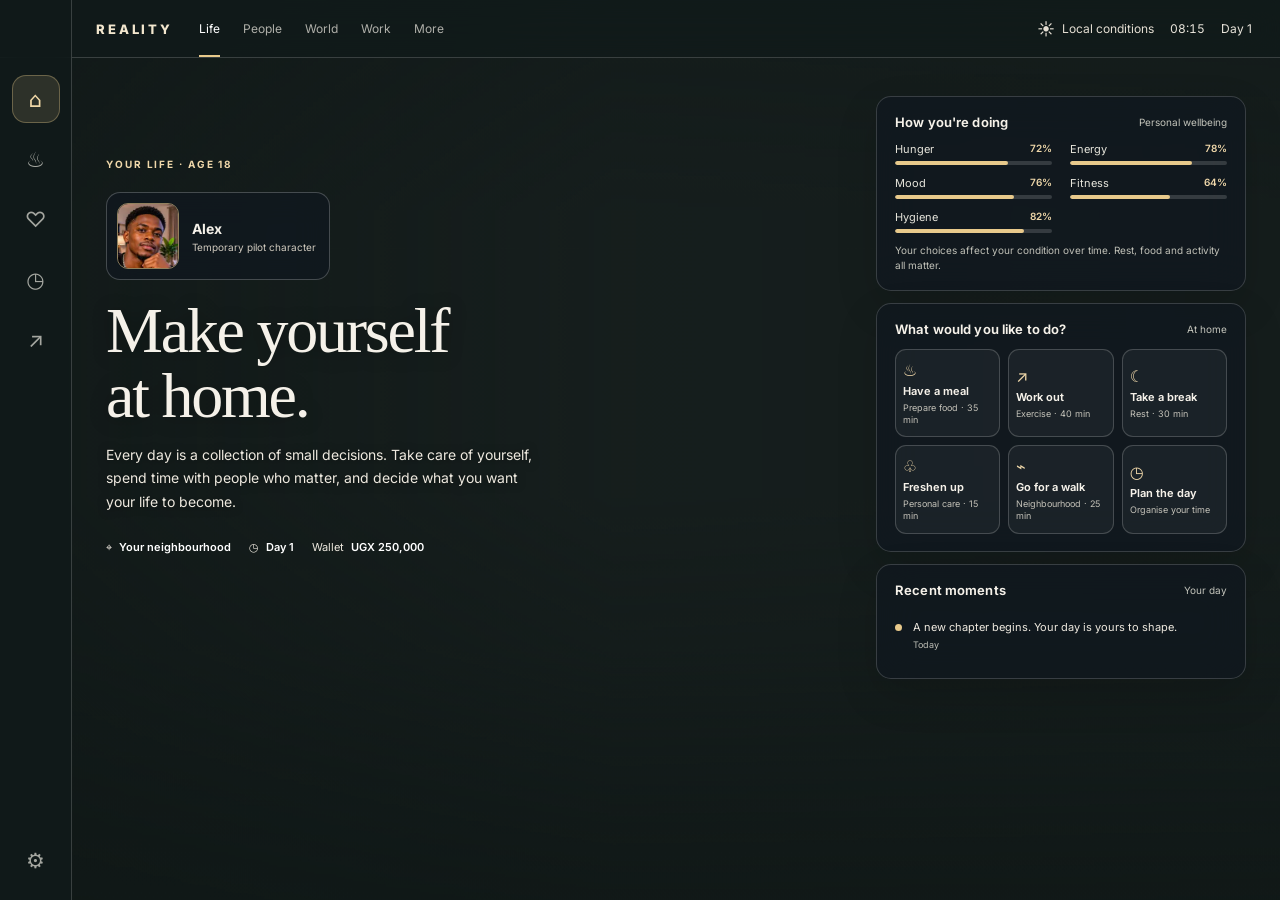
<file: index.html>
<!doctype html><html lang="en"><head><meta charset="utf-8"><meta name="viewport" content="width=device-width,initial-scale=1,viewport-fit=cover"><meta name="theme-color" content="#111a1b"><title>Reality — Adult Life Pilot</title><script>location.replace("home.html");</script></head><body><p>Opening Reality pilot… <a href="home.html">Enter the game</a></p></body></html>
</file>
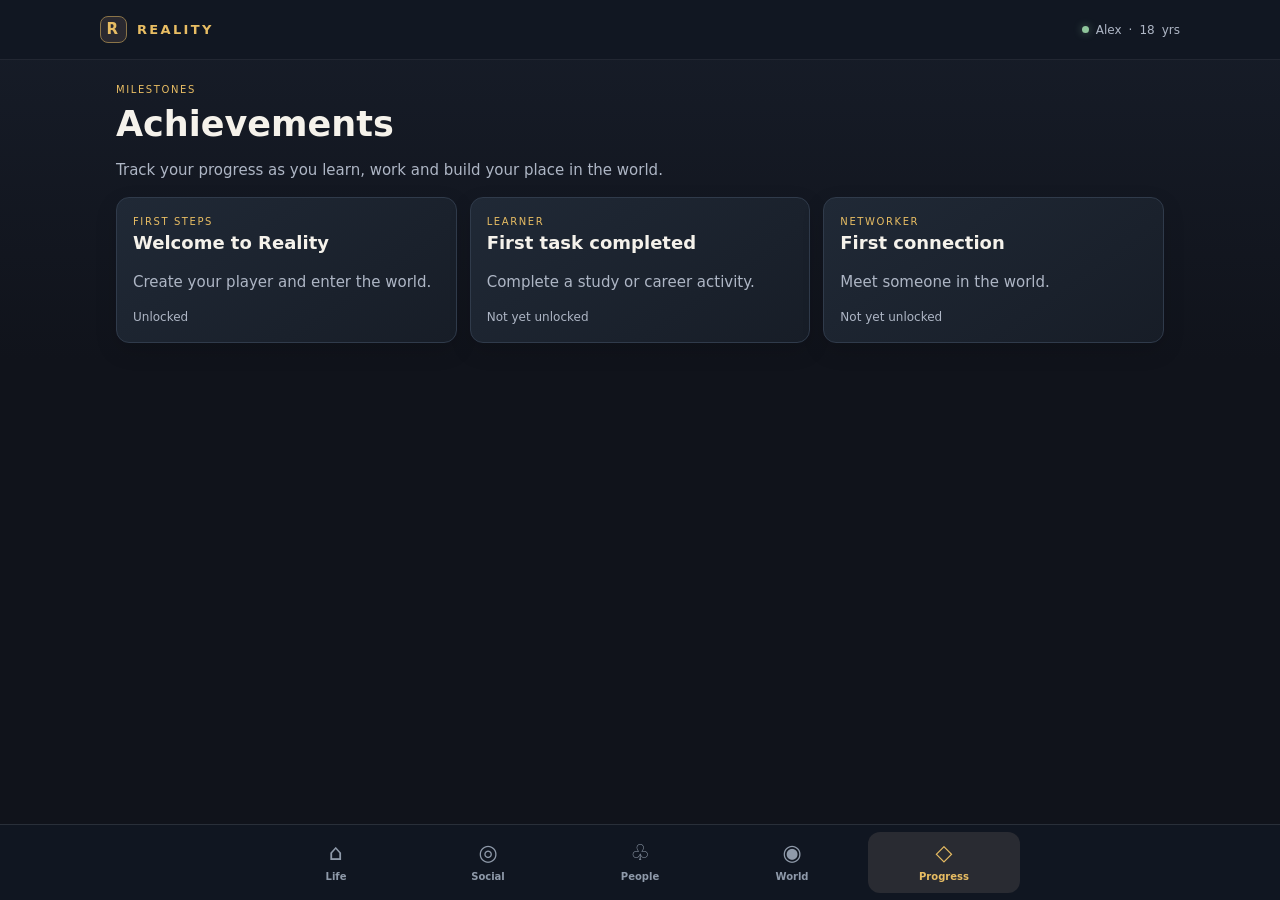
<file: achievements.html>
<!doctype html><html lang="en"><head><meta charset="utf-8"><meta name="viewport" content="width=device-width,initial-scale=1"><title>Achievements · Reality</title><link rel="stylesheet" href="assets/game.css"></head><body><div data-game-nav></div><main class="wrap"><div class="eyebrow">Milestones</div><h1>Achievements</h1><p>Track your progress as you learn, work and build your place in the world.</p>
<section class="grid">
<div class="card"><div class="eyebrow">FIRST STEPS</div><h2>Welcome to Reality</h2><p>Create your player and enter the world.</p><div id="a1" class="label">Status: checking…</div></div>
<div class="card"><div class="eyebrow">LEARNER</div><h2>First task completed</h2><p>Complete a study or career activity.</p><div id="a2" class="label">Status: checking…</div></div>
<div class="card"><div class="eyebrow">NETWORKER</div><h2>First connection</h2><p>Meet someone in the world.</p><div id="a3" class="label">Status: checking…</div></div>
</section>
</main><script src="assets/game.js"></script><script>
const p=JSON.parse(localStorage.getItem('realityPlayer')||'null'),t=JSON.parse(localStorage.getItem('realityTasks')||'[]'),c=JSON.parse(localStorage.getItem('realityConnections')||'[]');
document.getElementById('a1').textContent=p?'Unlocked':'Not yet unlocked';
document.getElementById('a2').textContent=t.length?'Unlocked':'Not yet unlocked';
document.getElementById('a3').textContent=c.length?'Unlocked':'Not yet unlocked';
</script></body></html>
</file>
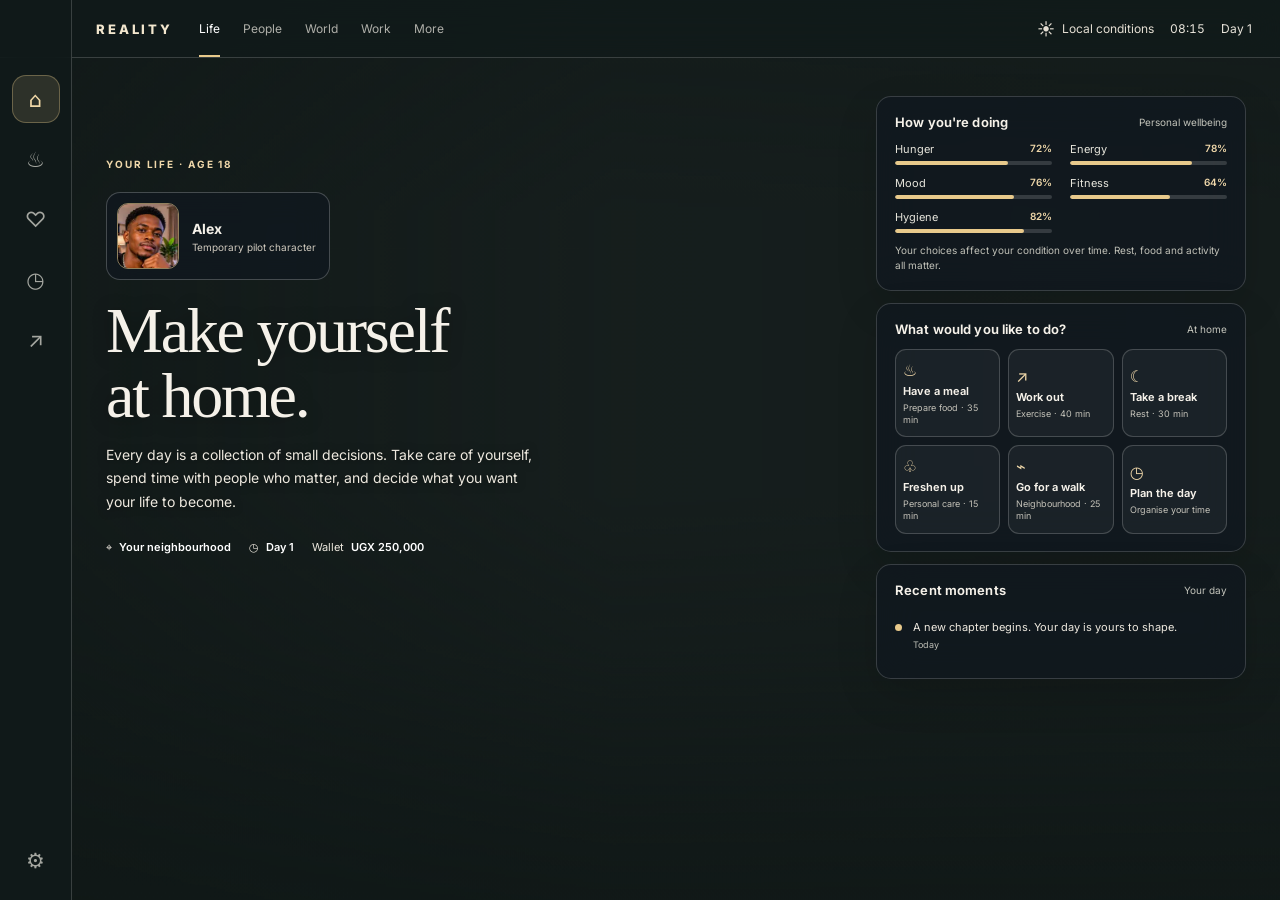
<file: home.html>
<!doctype html>
<html lang="en"><head>
<meta charset="utf-8"><meta name="viewport" content="width=device-width,initial-scale=1,viewport-fit=cover">
<meta name="theme-color" content="#111a1b"><title>Home · Reality</title>
<link rel="preconnect" href="https://images.unsplash.com"><link rel="preconnect" href="https://fonts.googleapis.com">
<link href="https://fonts.googleapis.com/css2?family=Inter:wght@400;500;600;700;800&display=swap" rel="stylesheet">
<link rel="stylesheet" href="assets/adult-life.css"></head><body>
<div class="life-scene" aria-hidden="true"></div>
<header class="topbar"><a class="brand" href="home.html">REALITY</a><nav class="toplinks" aria-label="Main sections"><a class="active" href="home.html">Life</a><a href="social.html">People</a><a href="news.html">World</a><a href="school.html">Work</a><a href="achievements.html" data-placeholder="More">More</a></nav><div class="topright"><span class="weather"><i>☀</i> Local conditions</span><span class="clock" id="clock">08:15</span><span id="day">Day 1</span></div></header>
<nav class="rail" aria-label="Life navigation">
<a class="active" href="home.html" aria-label="Home"><span>⌂</span><small>Home</small></a>
<a href="#" data-placeholder="Meals & nutrition"><span>♨</span><small>Meals & nutrition</small></a>
<a href="#" data-placeholder="Health & fitness"><span>♡</span><small>Health & fitness</small></a>
<a href="#" data-placeholder="Daily schedule"><span>◷</span><small>Daily schedule</small></a>
<a href="#" data-placeholder="Transport"><span>↗</span><small>Transport</small></a>
<div class="spacer"></div><a href="#" data-placeholder="Personal settings"><span>⚙</span><small>Settings</small></a></nav>
<main class="content">
<section class="scene-heading"><div class="eyebrow">Your life · Age <span data-age>18</span></div><div class="pilot-profile"><img class="pilot-portrait" alt="Temporary AI pilot character portrait" src="[data-uri]"><div><strong id="player-name">Alex</strong><small>Temporary pilot character</small></div></div><h1>Make yourself<br>at home<span>.</span></h1><p>Every day is a collection of small decisions. Take care of yourself, spend time with people who matter, and decide what you want your life to become.</p><div class="scene-meta"><span>⌖ <b data-location>Your neighbourhood</b></span><span>◷ <b id="day">Day 1</b></span><span>Wallet <b data-cash>UGX 250,000</b></span></div></section>
<aside class="panel-stack">
<section class="glass panel"><div class="panel-head"><h2>How you're doing</h2><span class="subtle">Personal wellbeing</span></div><div class="needs">
<div class="need"><label>Hunger</label><strong data-need="hunger">72%</strong><div class="meter"><i style="width:72%"></i></div></div>
<div class="need"><label>Energy</label><strong data-need="energy">78%</strong><div class="meter"><i style="width:78%"></i></div></div>
<div class="need"><label>Mood</label><strong data-need="mood">76%</strong><div class="meter"><i style="width:76%"></i></div></div>
<div class="need"><label>Fitness</label><strong data-need="fitness">64%</strong><div class="meter"><i style="width:64%"></i></div></div>
<div class="need"><label>Hygiene</label><strong data-need="hygiene">82%</strong><div class="meter"><i style="width:82%"></i></div></div>
</div><p class="section-note">Your choices affect your condition over time. Rest, food and activity all matter.</p></section>
<section class="glass panel"><div class="panel-head"><h2>What would you like to do?</h2><span class="subtle">At home</span></div><div class="actions">
<button class="action" data-action="meal"><span class="ico">♨</span><b>Have a meal</b><small>Prepare food · 35 min</small></button>
<button class="action" data-action="workout"><span class="ico">↗</span><b>Work out</b><small>Exercise · 40 min</small></button>
<button class="action" data-action="rest"><span class="ico">☾</span><b>Take a break</b><small>Rest · 30 min</small></button>
<button class="action" data-action="shower"><span class="ico">♧</span><b>Freshen up</b><small>Personal care · 15 min</small></button>
<button class="action" data-action="walk"><span class="ico">⌁</span><b>Go for a walk</b><small>Neighbourhood · 25 min</small></button>
<button class="action" data-placeholder="Your daily schedule"><span class="ico">◷</span><b>Plan the day</b><small>Organise your time</small></button>
</div></section>
<section class="glass panel"><div class="panel-head"><h2>Recent moments</h2><span class="subtle">Your day</span></div><div id="activity-feed"><div class="activity"><i class="dot"></i><p>A new chapter begins. Your day is yours to shape.<small>Today</small></p></div></div></section>
</aside></main><div class="toast" id="toast" role="status" aria-live="polite"></div>
<script src="assets/adult-life.js"></script></body></html>
</file>
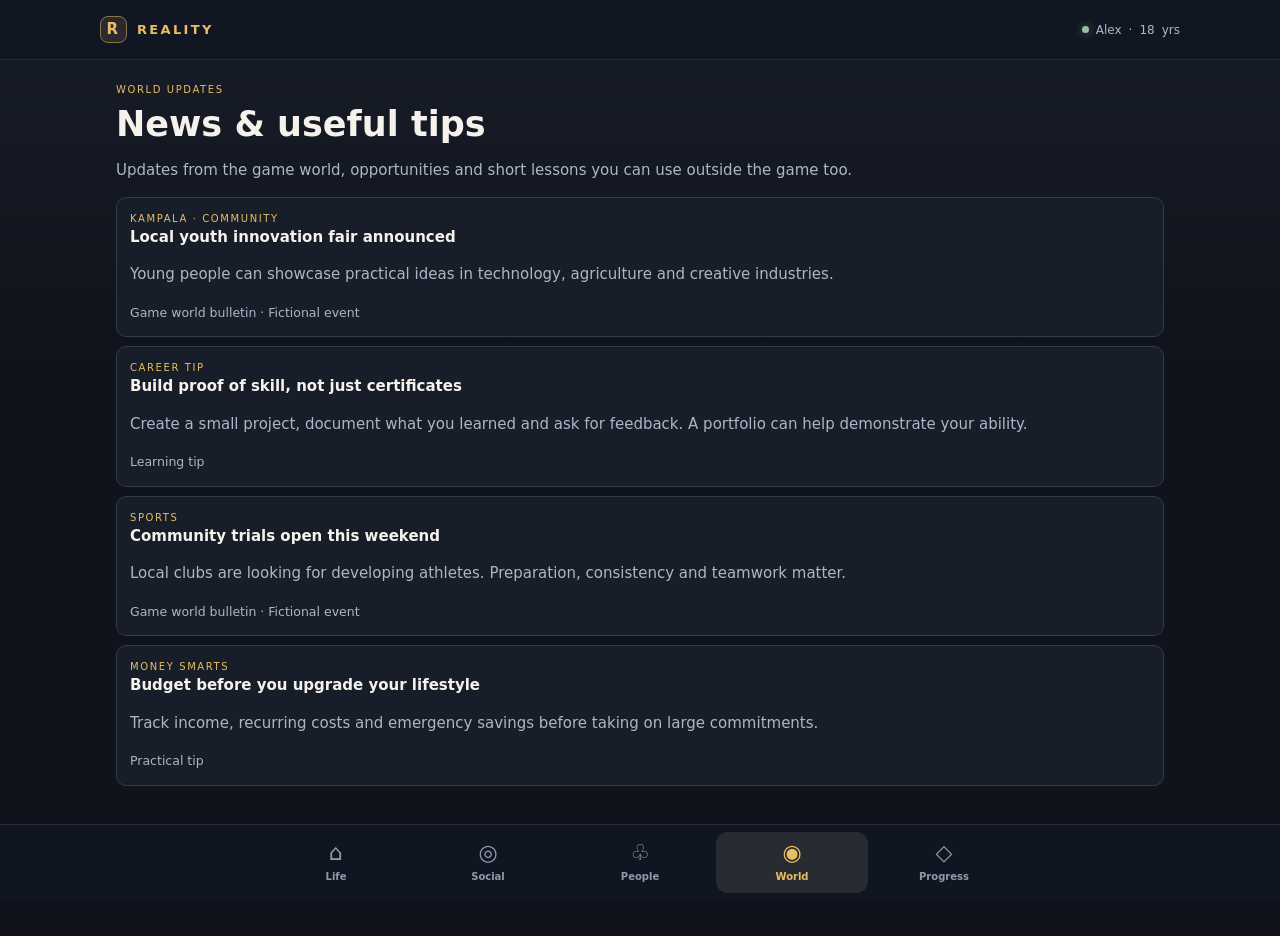
<file: news.html>
<!doctype html><html lang="en"><head><meta charset="utf-8"><meta name="viewport" content="width=device-width,initial-scale=1"><title>News · Reality</title><link rel="stylesheet" href="assets/game.css"></head><body><div data-game-nav></div><main class="wrap"><div class="eyebrow">World updates</div><h1>News & useful tips</h1><p>Updates from the game world, opportunities and short lessons you can use outside the game too.</p>
<div class="list">
<div class="item"><div class="eyebrow">KAMPALA · COMMUNITY</div><strong>Local youth innovation fair announced</strong><p>Young people can showcase practical ideas in technology, agriculture and creative industries.</p><small>Game world bulletin · Fictional event</small></div>
<div class="item"><div class="eyebrow">CAREER TIP</div><strong>Build proof of skill, not just certificates</strong><p>Create a small project, document what you learned and ask for feedback. A portfolio can help demonstrate your ability.</p><small>Learning tip</small></div>
<div class="item"><div class="eyebrow">SPORTS</div><strong>Community trials open this weekend</strong><p>Local clubs are looking for developing athletes. Preparation, consistency and teamwork matter.</p><small>Game world bulletin · Fictional event</small></div>
<div class="item"><div class="eyebrow">MONEY SMARTS</div><strong>Budget before you upgrade your lifestyle</strong><p>Track income, recurring costs and emergency savings before taking on large commitments.</p><small>Practical tip</small></div>
</div>
</main><script src="assets/game.js"></script></body></html>
</file>
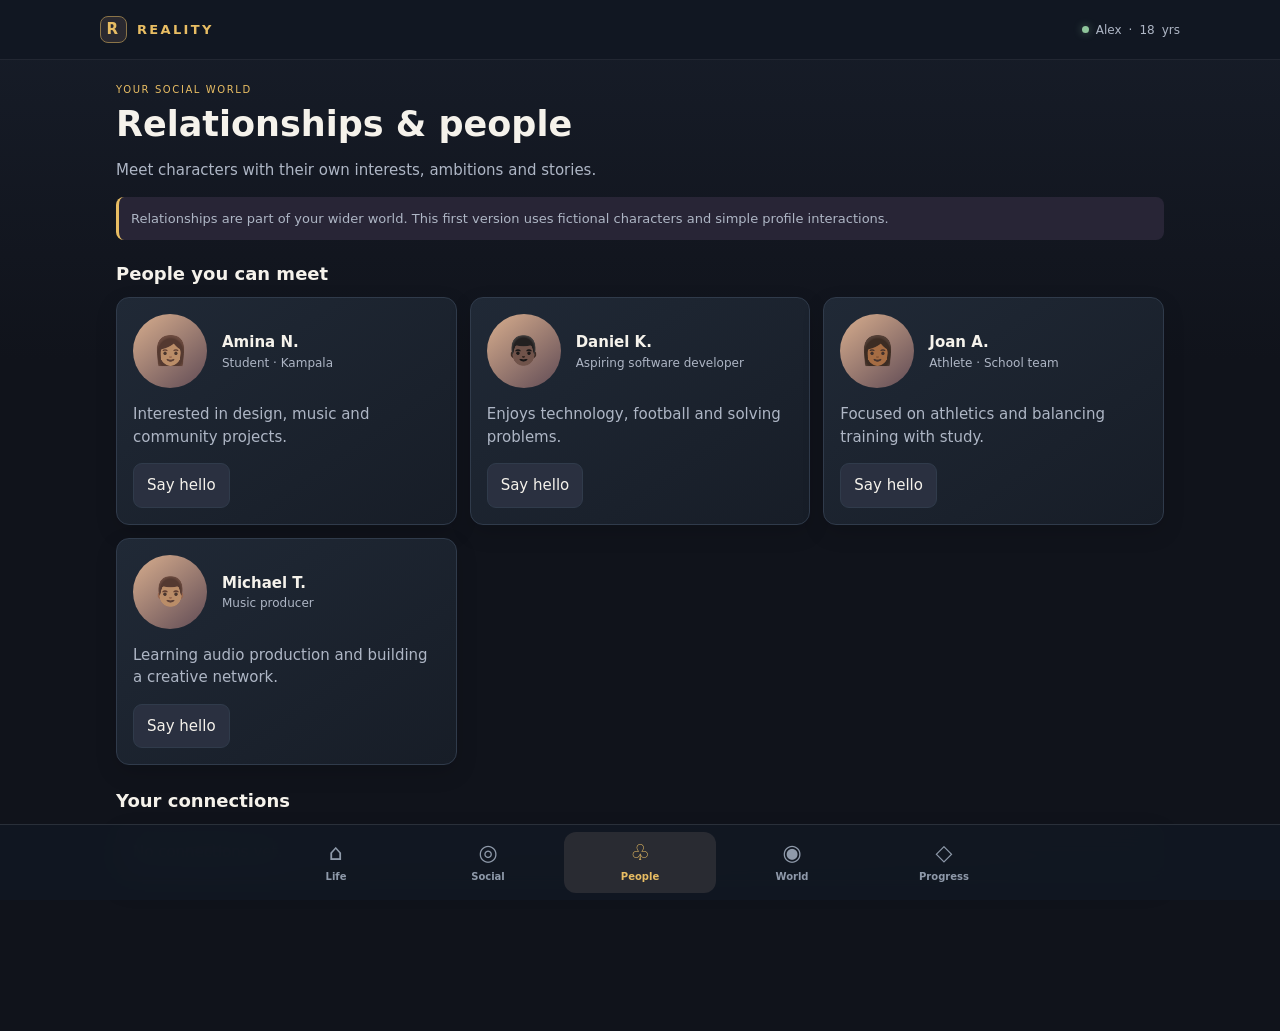
<file: relationships.html>
<!doctype html><html lang="en"><head><meta charset="utf-8"><meta name="viewport" content="width=device-width,initial-scale=1"><title>Relationships · Reality</title><link rel="stylesheet" href="assets/game.css"></head><body><div data-game-nav></div><main class="wrap"><div class="eyebrow">Your social world</div><h1>Relationships & people</h1><p>Meet characters with their own interests, ambitions and stories.</p>
<div class="notice">Relationships are part of your wider world. This first version uses fictional characters and simple profile interactions.</div>
<h2 style="margin-top:20px">People you can meet</h2><section class="grid">
<div class="card"><div class="profile"><div class="avatar">👩🏽</div><div><strong>Amina N.</strong><div class="label">Student · Kampala</div></div></div><p>Interested in design, music and community projects.</p><button onclick="connect('Amina N.')">Say hello</button></div>
<div class="card"><div class="profile"><div class="avatar">👨🏿</div><div><strong>Daniel K.</strong><div class="label">Aspiring software developer</div></div></div><p>Enjoys technology, football and solving problems.</p><button onclick="connect('Daniel K.')">Say hello</button></div>
<div class="card"><div class="profile"><div class="avatar">👩🏾</div><div><strong>Joan A.</strong><div class="label">Athlete · School team</div></div></div><p>Focused on athletics and balancing training with study.</p><button onclick="connect('Joan A.')">Say hello</button></div>
<div class="card"><div class="profile"><div class="avatar">👨🏽</div><div><strong>Michael T.</strong><div class="label">Music producer</div></div></div><p>Learning audio production and building a creative network.</p><button onclick="connect('Michael T.')">Say hello</button></div>
</section><h2 style="margin-top:22px">Your connections</h2><div class="card" id="connections">No connections yet.</div>
</main><script src="assets/game.js"></script><script>
function connect(n){let a=JSON.parse(localStorage.getItem('realityConnections')||'[]');if(!a.includes(n))a.push(n);localStorage.setItem('realityConnections',JSON.stringify(a));renderConnections()}
function renderConnections(){let a=JSON.parse(localStorage.getItem('realityConnections')||'[]');document.getElementById('connections').textContent=a.length?a.join(' · '):'No connections yet.'}renderConnections();</script></body></html>
</file>
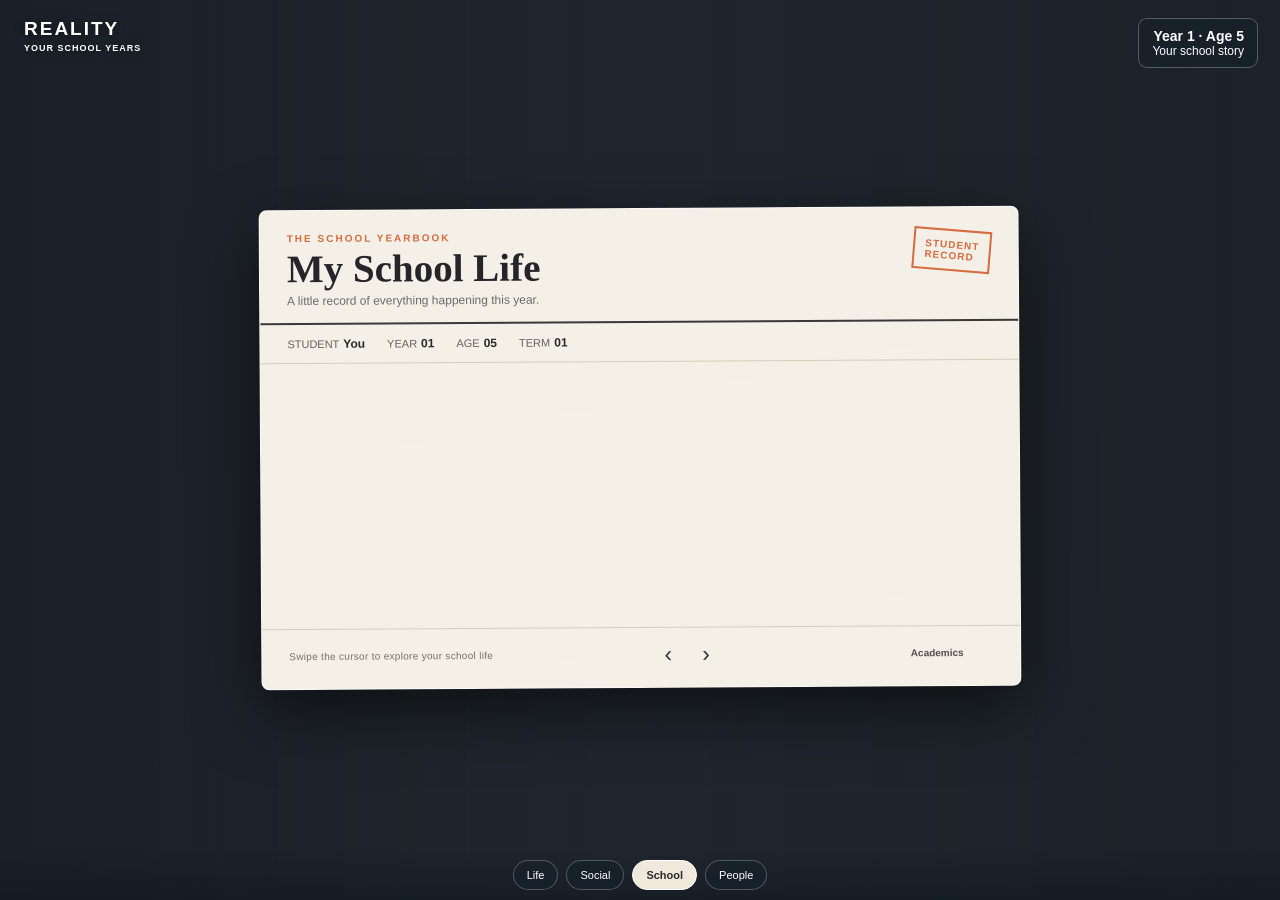
<file: school.html>
<!doctype html>
<html lang="en">
<head>
<meta charset="utf-8">
<meta name="viewport" content="width=device-width,initial-scale=1,viewport-fit=cover">
<title>School Life · Reality</title>
<style>
:root{--ink:#24242a;--muted:#77777e;--paper:#f4f0e7;--paper2:#e8e1d4;--line:#d6cdbd;--orange:#d66b3f;--blue:#526a83;--green:#66806b}
*{box-sizing:border-box}html,body{margin:0;min-height:100%;font-family:Arial,Helvetica,sans-serif}
body{min-height:100vh;overflow-x:hidden;color:#fff;background:#252b32}
body:before{content:"";position:fixed;inset:0;z-index:-2;background:linear-gradient(90deg,#10151b66,#10151b22 50%,#10151b55),url("https://commons.wikimedia.org/wiki/Special:FilePath/Graz_University-Library_reading-room.jpg?width=2200") center/cover no-repeat}
body:after{content:"";position:fixed;inset:0;z-index:-1;background:#11192318;pointer-events:none}
a{color:inherit;text-decoration:none}button{font:inherit;cursor:pointer}
.brand{position:fixed;top:18px;left:24px;font-weight:900;letter-spacing:2px;font-size:19px;text-shadow:0 2px 10px #0008;z-index:3}.brand small{display:block;font-size:9px;letter-spacing:1px;font-weight:600;margin-top:3px}
.top-right{position:fixed;right:22px;top:18px;z-index:3;background:#17202ac9;border:1px solid #ffffff44;padding:9px 13px;border-radius:9px;font-size:12px;text-align:right;backdrop-filter:blur(8px)}
.top-right strong{display:block;font-size:14px}
.scene{min-height:100vh;display:grid;place-items:center;padding:82px 16px 86px}
.report{width:min(760px,94vw);min-height:480px;background:var(--paper);color:var(--ink);border:1px solid #fff9;border-radius:8px;box-shadow:0 22px 65px #0008;position:relative;transform:rotate(-.35deg);overflow:hidden}
.report:before{content:"";position:absolute;inset:0;pointer-events:none;opacity:.22;background:repeating-linear-gradient(0deg,transparent 0 30px,#b7ac9a18 31px)}
.report-head{position:relative;padding:22px 27px 15px;border-bottom:2px solid #39383a;display:flex;justify-content:space-between;align-items:flex-start;gap:16px}
.kicker{font-size:10px;font-weight:900;letter-spacing:2px;color:var(--orange);text-transform:uppercase}
h1{font-family:Georgia,serif;font-size:clamp(27px,5vw,39px);font-weight:700;line-height:1;margin:5px 0 6px}
.subline{font-size:12px;color:#6c6a68}
.stamp{border:2px solid var(--orange);color:var(--orange);font-size:10px;font-weight:900;letter-spacing:1px;padding:8px 10px;transform:rotate(5deg);white-space:nowrap}
.student-line{display:flex;gap:22px;flex-wrap:wrap;padding:12px 27px;border-bottom:1px solid var(--line);font-size:11px;color:#65615b}
.student-line b{color:#29282b;font-size:12px;margin-left:4px}
.main-content{position:relative;padding:23px 27px 15px;min-height:265px}
.section-meta{display:flex;justify-content:space-between;align-items:center;margin-bottom:12px}
.section-count{font-size:10px;font-weight:900;letter-spacing:1.5px;color:#8a8174}
.section-title{font-family:Georgia,serif;font-size:25px;font-weight:700;margin:0 0 7px}
.section-intro{font-size:13px;line-height:1.55;color:#66615b;max-width:590px;margin:0 0 17px}
.grade-row{display:grid;grid-template-columns:1fr auto;gap:12px;align-items:center;padding:11px 0;border-top:1px solid var(--line)}
.grade-row strong{display:block;font-size:13px}.grade-row small{display:block;font-size:11px;color:#817b73;margin-top:3px}
.grade{font-family:Georgia,serif;font-weight:800;font-size:20px;color:var(--blue);min-width:42px;text-align:right}
.note{background:#e9e1d3;border-left:4px solid var(--orange);padding:12px 14px;font-size:12px;line-height:1.5;color:#514b43;margin-top:12px}
.action-row{display:flex;gap:8px;flex-wrap:wrap;margin-top:13px}
.action{border:0;border-radius:4px;background:#353a40;color:#fff;padding:9px 13px;font-size:11px;font-weight:800}
.action.secondary{background:#d9d0c1;color:#37332d}
.report-foot{position:relative;border-top:1px solid var(--line);padding:13px 27px 17px;display:flex;align-items:center;justify-content:space-between;gap:12px}
.swipe-hint{font-size:10px;color:#777168;letter-spacing:.3px}
.cursor-track{display:flex;align-items:center;gap:6px;touch-action:pan-y;user-select:none}
.cursor-arrow{border:0;background:transparent;color:#34343a;font-size:23px;padding:2px 7px;line-height:1}
.cursor-dots{display:flex;gap:6px;align-items:center;padding:6px 2px;cursor:grab}
.cursor-dots:active{cursor:grabbing}
.dot{width:8px;height:8px;border-radius:50%;background:#c5bdae;border:0;padding:0}
.dot.active{width:24px;border-radius:8px;background:var(--orange)}
.nav-caption{font-size:10px;font-weight:800;color:#55504a;min-width:112px;text-align:center}
.bottom-nav{position:fixed;bottom:0;left:0;right:0;display:flex;justify-content:center;gap:8px;padding:10px 12px max(10px,env(safe-area-inset-bottom));background:linear-gradient(transparent,#111923a8);z-index:3}
.bottom-nav a{background:#18212bd9;border:1px solid #ffffff40;border-radius:22px;padding:8px 13px;font-size:11px;backdrop-filter:blur(8px)}
.bottom-nav a.active{background:#f0e9db;color:#292a2e;border-color:#fff;font-weight:900}
.toast{position:fixed;left:50%;bottom:78px;transform:translateX(-50%);background:#202a34;color:#fff;padding:10px 15px;border-radius:6px;font-size:12px;box-shadow:0 5px 20px #0006;opacity:0;pointer-events:none;transition:opacity .2s;z-index:5}
.toast.show{opacity:1}
@media(max-width:600px){
 .brand{top:10px;left:13px;font-size:16px}.top-right{top:8px;right:10px;padding:7px 9px;font-size:10px}
 .scene{padding:68px 9px 77px;align-items:center}
 .report{width:100%;min-height:0;transform:none;border-radius:7px}
 .report-head{padding:16px 16px 12px}.stamp{font-size:8px;padding:6px 7px}
 .student-line{padding:10px 16px;gap:8px 15px;font-size:10px}
 .main-content{padding:17px 16px 13px;min-height:275px}
 .section-title{font-size:22px}.section-intro{font-size:12px}
 .report-foot{padding:10px 13px 13px}.swipe-hint{max-width:120px;line-height:1.4}
 .nav-caption{min-width:88px;font-size:9px}
 .bottom-nav{gap:5px}.bottom-nav a{padding:7px 10px;font-size:10px}
}
</style>
</head>
<body>
<a class="brand" href="home.html">REALITY<small>YOUR SCHOOL YEARS</small></a>
<div class="top-right"><strong id="yearAge">Year 1 · Age 5</strong><span id="schoolName">Your school story</span></div>
<main class="scene">
<article class="report" aria-label="School life report card">
  <header class="report-head">
    <div><div class="kicker">The school yearbook</div><h1>My School Life</h1><div class="subline">A little record of everything happening this year.</div></div>
    <div class="stamp">STUDENT<br>RECORD</div>
  </header>
  <div class="student-line"><span>STUDENT<b id="studentName">You</b></span><span>YEAR<b id="studentYear">01</b></span><span>AGE<b id="studentAge">05</b></span><span>TERM<b id="studentTerm">01</b></span></div>
  <section class="main-content" id="sectionContent" aria-live="polite"></section>
  <footer class="report-foot">
    <div class="swipe-hint">Swipe the cursor to explore your school life</div>
    <div class="cursor-track" id="cursorTrack">
      <button class="cursor-arrow" id="prev" aria-label="Previous section">‹</button>
      <div class="cursor-dots" id="cursorDots" aria-label="School sections"></div>
      <button class="cursor-arrow" id="next" aria-label="Next section">›</button>
    </div>
    <div class="nav-caption" id="navCaption">Academics</div>
  </footer>
</article>
</main>
<nav class="bottom-nav" aria-label="Places">
 <a href="home.html">Life</a><a href="social.html">Social</a><a class="active" href="school.html">School</a><a href="relationships.html">People</a>
</nav>
<div class="toast" id="toast" role="status"></div>
<script>
(() => {
 'use strict';
 const read=(k,d)=>{try{const v=JSON.parse(localStorage.getItem(k));return v==null?d:v}catch{return d}};
 const write=(k,v)=>localStorage.setItem(k,JSON.stringify(v));
 const player=read('realityPlayer',{});
 const school=read('realitySchoolState',{});
 const stats=read('realitySchoolStats',{academics:72,attendance:96,creativity:54,fitness:60,confidence:55});
 const name=player.name||'You', age=Number(player.age??school.age??5), year=Number(school.year||1), term=Number(school.term||1);
 document.getElementById('yearAge').textContent=`Year ${year} · Age ${age}`;
 document.getElementById('schoolName').textContent=school.name||school.type||'Your school story';
 document.getElementById('studentName').textContent=name;
 document.getElementById('studentYear').textContent=String(year).padStart(2,'0');
 document.getElementById('studentAge').textContent=String(age).padStart(2,'0');
 document.getElementById('studentTerm').textContent=String(term).padStart(2,'0');
 const tasks=read('realityTasks',[]);
 const connections=read('realityConnections',[]);
 const sections=[
  {name:'Academics',tag:'01 · THE CLASSROOM',title:'How are the lessons going?',intro:'Your progress in class, the things you are learning and the subjects that are beginning to stand out.',body:()=>`
   <div class="grade-row"><div><strong>Overall class performance</strong><small>Current academic standing</small></div><div class="grade">${Math.round(stats.academics??72)}%</div></div>
   <div class="grade-row"><div><strong>Attendance</strong><small>Showing up and keeping on track</small></div><div class="grade">${Math.round(stats.attendance??96)}%</div></div>
   <div class="note">Teacher's note: Every school year is a chance to discover what you are good at. Your path is still wide open.</div>
   <div class="action-row"><button class="action" data-action="study">Study a little</button><button class="action secondary" data-action="teacher">Check in with a teacher</button></div>`},
  {name:'Social Life',tag:'02 · THE PEOPLE',title:'Your world between lessons',intro:'Friendships, classmates, little dramas and the people who make school memorable.',body:()=>`
   <div class="grade-row"><div><strong>People you've connected with</strong><small>Classmates and school friends</small></div><div class="grade">${connections.length}</div></div>
   <div class="grade-row"><div><strong>Social confidence</strong><small>How comfortable you feel around others</small></div><div class="grade">${Math.round(stats.confidence??55)}%</div></div>
   <div class="note">There is more to school than grades. Small moments can turn into lifelong friendships — or stories you never forget.</div>
   <div class="action-row"><a class="action" href="social.html">Open school feed</a><a class="action secondary" href="relationships.html">Meet people</a></div>`},
  {name:'Activities',tag:'03 · AFTER THE BELL',title:'What do you do beyond class?',intro:'Sports, clubs, competitions, creative projects and the things you choose to spend your time doing.',body:()=>`
   <div class="grade-row"><div><strong>Creative development</strong><small>Arts, music, clubs and personal projects</small></div><div class="grade">${Math.round(stats.creativity??54)}%</div></div>
   <div class="grade-row"><div><strong>Physical activity</strong><small>Sport, movement and school teams</small></div><div class="grade">${Math.round(stats.fitness??60)}%</div></div>
   <div class="note">You don't have to be good at something before you try it. This is where interests become talents.</div>
   <div class="action-row"><button class="action" data-action="club">Explore a club</button><button class="action secondary" data-action="sport">Join an activity</button></div>`},
  {name:'Personal Development',tag:'04 · GROWING UP',title:'The person you're becoming',intro:'Confidence, independence, resilience and the small decisions that shape who you are.',body:()=>`
   <div class="grade-row"><div><strong>Confidence</strong><small>Belief in yourself</small></div><div class="grade">${Math.round(stats.confidence??55)}%</div></div>
   <div class="grade-row"><div><strong>Experiences collected</strong><small>Completed school activities</small></div><div class="grade">${tasks.length}</div></div>
   <div class="note">There is no single correct way to grow up. Your choices, friendships and experiences will shape your own story.</div>
   <div class="action-row"><button class="action" data-action="challenge">Try something new</button><button class="action secondary" data-action="reflect">Take a moment to reflect</button></div>`},
  {name:'School Record',tag:'05 · THE BIG PICTURE',title:'Your year so far',intro:'A keepsake of your milestones, completed tasks and the moments that make this school year yours.',body:()=>`
   <div class="grade-row"><div><strong>Completed activities</strong><small>Things you've taken part in</small></div><div class="grade">${tasks.length}</div></div>
   <div class="grade-row"><div><strong>School connections</strong><small>People in your growing circle</small></div><div class="grade">${connections.length}</div></div>
   <div class="note">${tasks.length?`Latest milestone: ${String(tasks[0].text||'A new experience').replace(/[<>]/g,'')}`:'Your record is waiting for its first memory. Go out and make one.'}</div>
   <div class="action-row"><button class="action" data-action="memory">Add a school memory</button></div>`}
 ];
 let current=0;
 const content=document.getElementById('sectionContent'), dots=document.getElementById('cursorDots'), caption=document.getElementById('navCaption');
 function toast(message){const el=document.getElementById('toast');el.textContent=message;el.classList.add('show');clearTimeout(toast.timer);toast.timer=setTimeout(()=>el.classList.remove('show'),1800)}
 function render(){
  const s=sections[current];caption.textContent=s.name;
  content.innerHTML=`<div class="section-meta"><span class="section-count">${s.tag}</span><span class="section-count">${current+1} / ${sections.length}</span></div><h2 class="section-title">${s.title}</h2><p class="section-intro">${s.intro}</p>${s.body()}`;
  [...dots.children].forEach((d,i)=>{d.classList.toggle('active',i===current);d.setAttribute('aria-current',i===current?'step':'false')});
 }
 sections.forEach((s,i)=>{const b=document.createElement('button');b.className='dot';b.setAttribute('aria-label',s.name);b.addEventListener('click',()=>go(i));dots.appendChild(b)});
 function go(i){current=(i+sections.length)%sections.length;render()}
 document.getElementById('prev').addEventListener('click',()=>go(current-1));
 document.getElementById('next').addEventListener('click',()=>go(current+1));
 let startX=null;
 const track=document.getElementById('cursorTrack');
 track.addEventListener('touchstart',e=>{startX=e.touches[0].clientX},{passive:true});
 track.addEventListener('touchend',e=>{if(startX===null)return;const dx=e.changedTouches[0].clientX-startX;if(Math.abs(dx)>22)go(current+(dx<0?1:-1));startX=null},{passive:true});
 let mouseX=null;
 track.addEventListener('pointerdown',e=>{if(e.pointerType==='mouse')mouseX=e.clientX});
 track.addEventListener('pointerup',e=>{if(mouseX===null)return;const dx=e.clientX-mouseX;if(Math.abs(dx)>28)go(current+(dx<0?1:-1));mouseX=null});
 content.addEventListener('click',e=>{
  const button=e.target.closest('[data-action]');if(!button)return;
  const action=button.dataset.action;
  const messages={study:'You spent time studying. Your academic progress is improving.',teacher:'You checked in with a teacher. A little guidance can go a long way.',club:'You explored a school club. A new interest might be waiting.',sport:'You took part in a physical activity.',challenge:'You stepped outside your comfort zone.',reflect:'You took a moment to think about your school year.',memory:'A school memory has been added to your record.'};
  const key='realityTasks';const list=read(key,[]);list.unshift({text:messages[action],date:new Date().toLocaleDateString(),type:'school'});write(key,list.slice(0,100));
  if(action==='study')stats.academics=Math.min(100,(stats.academics||72)+2);
  if(action==='challenge')stats.confidence=Math.min(100,(stats.confidence||55)+2);
  write('realitySchoolStats',stats);
  if(window.RealityAgents&&action==='study')window.RealityAgents.interact('mika','shared_interest','The player studied at school.');
  toast(messages[action]||'Added to your school record.');render();
 });
 render();
})();
</script>
</body>
</html>
</file>
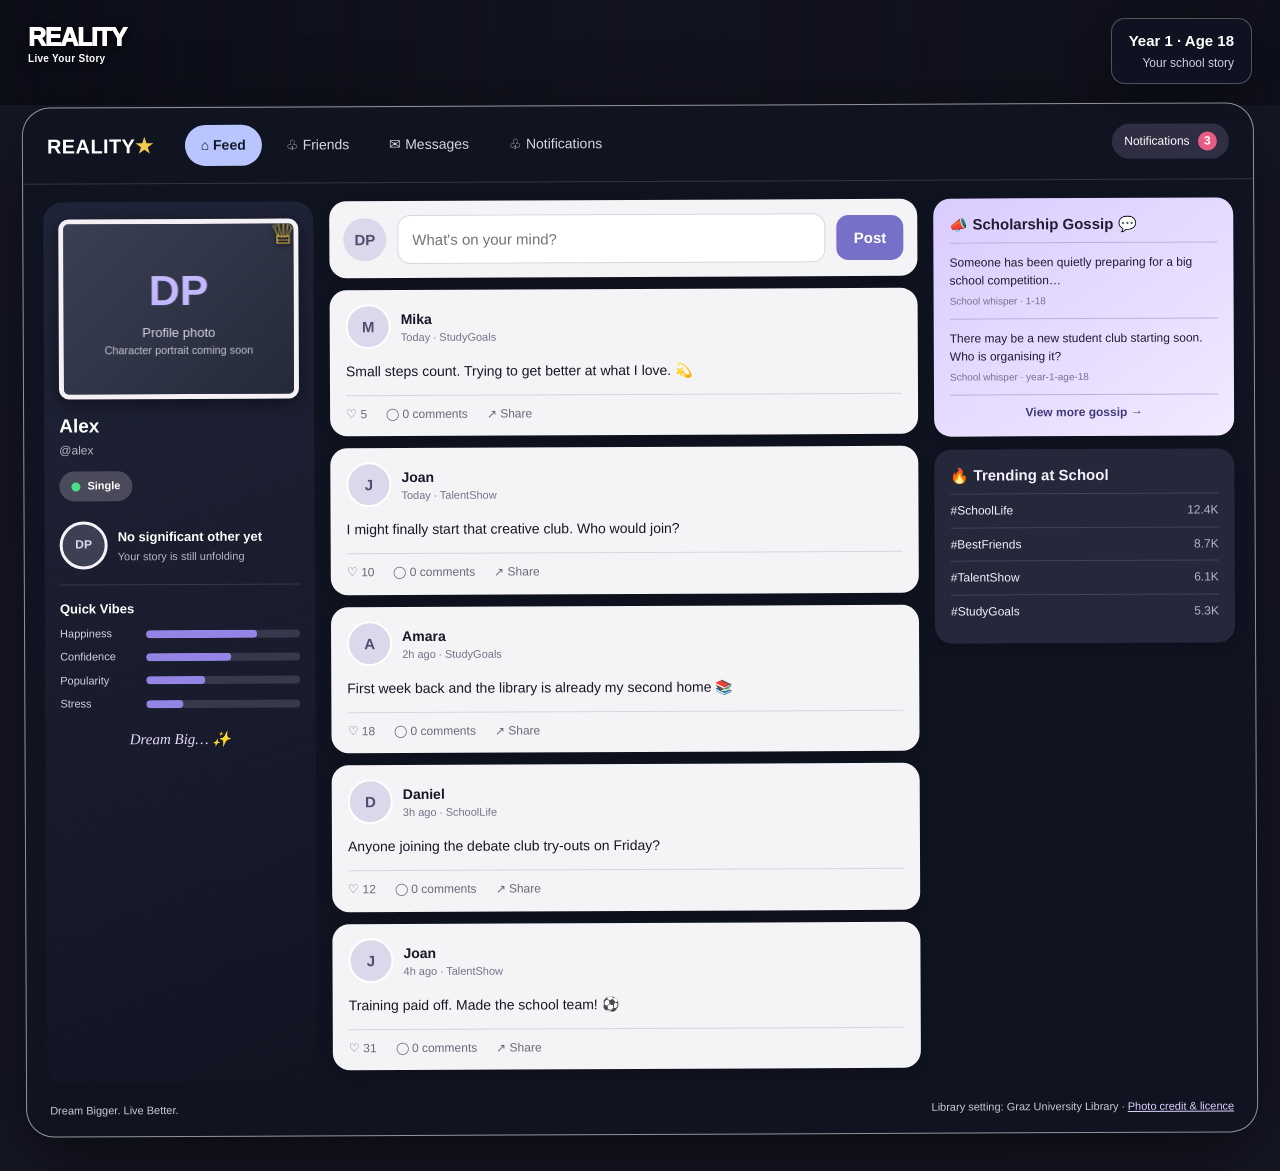
<file: social.html>
<!doctype html>
<html lang="en">
<head>
<meta charset="utf-8">
<meta name="viewport" content="width=device-width,initial-scale=1,viewport-fit=cover">
<title>School Social · Reality</title>
<style>
:root{--night:#101321;--night2:#191d30;--paper:#f4f3f6;--paper2:#e9e7ee;--ink:#171827;--muted:#737487;--violet:#a89bf2;--pink:#e45b83;--gold:#f2c94c;--line:#d8d6df}
*{box-sizing:border-box}html{min-height:100%;background:#171827}body{margin:0;min-height:100vh;color:#fff;font:15px/1.4 Inter,Arial,sans-serif;background:#171827}body:before{content:"";position:fixed;inset:0;z-index:-2;background:linear-gradient(90deg,#080a12a8,#080a1240 48%,#080a1270),url('https://commons.wikimedia.org/wiki/Special:FilePath/Graz_University-Library_reading-room.jpg?width=2000') center/cover no-repeat}body:after{content:"";position:fixed;inset:0;z-index:-1;background:#090b1520;pointer-events:none}
a{color:inherit;text-decoration:none}button,input{font:inherit}.brand{position:fixed;top:20px;left:28px;z-index:2;font-size:25px;font-weight:950;letter-spacing:-1.3px;text-shadow:0 2px 12px #000}.brand span{color:var(--gold)}.brand small{display:block;font-size:10px;letter-spacing:.3px;font-weight:600;margin-top:-3px}.datebox{position:fixed;right:28px;top:18px;z-index:2;background:#101321e8;border:1px solid #ffffff45;border-radius:14px;padding:11px 17px;text-align:right;box-shadow:0 8px 28px #0005}.datebox strong{display:block;font-size:15px}.datebox small{color:#d0cfda;font-size:12px}.social-shell{width:min(1500px,calc(100% - 48px));margin:105px auto 36px;background:#111422f5;border:1px solid #ffffff8a;border-radius:28px;box-shadow:0 25px 80px #0009;overflow:hidden;transform:rotate(-.25deg)}.topbar{height:76px;display:flex;align-items:center;padding:0 24px;gap:17px;border-bottom:1px solid #ffffff24}.topbrand{font-size:20px;font-weight:900;letter-spacing:.4px;margin-right:14px}.topbrand span{color:var(--gold)}.tabs{display:flex;align-items:center;gap:8px;flex:1}.tabs a{padding:11px 16px;border-radius:24px;color:#d7d7e2;font-size:14px;white-space:nowrap}.tabs a.active{background:#b8c5ff;color:#151a2c;font-weight:850}.top-icon{font-size:14px;color:#f0eff8;padding:8px 10px}.notice{background:#302e43;border-radius:22px;padding:8px 12px;font-size:12px}.notice b{display:inline-grid;place-items:center;background:#e75c85;width:19px;height:19px;border-radius:50%;margin-left:5px}.layout{display:grid;grid-template-columns:270px minmax(420px,1fr) 300px;gap:16px;padding:18px 20px 20px}.left{background:linear-gradient(160deg,#202438,#111522);border-radius:19px;padding:17px 15px;min-width:0}.avatar-frame{height:180px;background:#33394b;border:5px solid #f4f1f6;border-radius:10px;box-shadow:0 5px 18px #0007;display:grid;place-items:center;position:relative;margin-bottom:14px;overflow:hidden}.avatar-placeholder{width:100%;height:100%;display:grid;place-items:center;background:linear-gradient(135deg,#3a4053,#252a3a);color:#d8d6e4;font-size:13px;text-align:center;padding:12px}.avatar-placeholder b{display:block;font-size:43px;color:#c4b9ff;margin-bottom:4px}.avatar-placeholder small{display:block;color:#c7c5d1}.crown{position:absolute;right:-4px;top:-12px;color:var(--gold);font-size:31px;text-shadow:0 2px 5px #000}.player-name{font-size:19px;font-weight:850}.handle{font-size:12px;color:#b8b7c8;margin-top:2px}.status{display:inline-flex;align-items:center;gap:7px;background:#4b4a5a;border-radius:22px;padding:7px 12px;margin:13px 0 12px;font-size:11px;font-weight:800}.status-dot{width:9px;height:9px;border-radius:50%;background:#49db89}.partner{display:flex;align-items:center;gap:10px;padding:8px 0 15px;border-bottom:1px solid #ffffff20}.small-dp{width:48px;height:48px;border-radius:50%;border:3px solid #f5f3f7;background:#3c4052;display:grid;place-items:center;flex:none;color:#ddd8f6;font-weight:900;font-size:12px}.partner strong{font-size:13px}.partner small{display:block;color:#b7b5c5;font-size:11px;margin-top:2px}.section-label{font-size:13px;font-weight:850;margin:15px 0 8px}.vibe{display:grid;grid-template-columns:78px 1fr;gap:8px;align-items:center;margin:8px 0;font-size:11px;color:#d3d1df}.meter{height:8px;background:#36384b;border-radius:9px;overflow:hidden}.meter i{display:block;height:100%;background:#9484e6;border-radius:9px}.dream{font-family:Georgia,serif;font-style:italic;text-align:center;color:#e7d9ff;margin:17px 0 0;font-size:15px}.center{min-width:0}.composer{display:flex;gap:11px;align-items:center;background:var(--paper);color:var(--ink);padding:14px;border-radius:17px;margin-bottom:12px;box-shadow:0 4px 14px #0003}.composer-dp{width:43px;height:43px;border-radius:50%;background:#dcd8eb;color:#514c70;display:grid;place-items:center;font-weight:900;flex:none}.composer input{min-width:0;flex:1;border:1px solid #d9d6e0;border-radius:13px;background:#fff;padding:13px 14px;outline:none;color:var(--ink)}.composer input:focus{border-color:#8e82d5;box-shadow:0 0 0 3px #8e82d522}.post-btn{border:0;border-radius:12px;background:#7770c9;color:#fff;padding:12px 17px;font-weight:850;cursor:pointer}.feed-post{background:var(--paper);color:var(--ink);border-radius:17px;padding:14px 16px;margin-bottom:12px;box-shadow:0 4px 14px #0003}.post-head{display:flex;align-items:center;gap:10px}.post-dp{width:45px;height:45px;border-radius:50%;background:#dcd8eb;color:#514c70;border:2px solid #fff;display:grid;place-items:center;font-weight:900;flex:none}.post-head strong{font-size:14px}.post-head small{display:block;color:var(--muted);font-size:11px}.post-copy{font-size:14px;margin:12px 0;line-height:1.55;overflow-wrap:anywhere}.post-actions{display:flex;gap:19px;align-items:center;border-top:1px solid var(--line);padding-top:10px;color:#69697a;font-size:12px}.post-actions button{border:0;background:none;padding:0;color:inherit;cursor:pointer}.post-actions button.liked{color:var(--pink);font-weight:850}.right{min-width:0}.side-card{border-radius:17px;padding:15px 16px;margin-bottom:13px;background:#25283a;color:#f4f1fb;box-shadow:0 4px 14px #0003}.gossip{background:linear-gradient(145deg,#d9ccff,#f1eaff);color:#201d32}.side-heading{font-weight:900;font-size:15px;display:flex;align-items:center;gap:8px;margin-bottom:8px}.gossip-item{padding:10px 0;border-top:1px solid #bdb0dd;font-size:12px;line-height:1.5}.gossip-item small{display:block;color:#77718c;margin-top:4px}.more{display:block;text-align:center;color:#423a79;font-weight:850;font-size:12px;padding-top:9px;border-top:1px solid #bdb0dd}.trend{display:flex;justify-content:space-between;gap:8px;padding:8px 0;border-top:1px solid #ffffff20;font-size:12px}.trend span:last-child{color:#b8b4c9}.footer{display:flex;justify-content:space-between;gap:12px;padding:0 23px 17px;color:#cbc8d8;font-size:11px}.footer a{text-decoration:underline;color:#ddd1ff}.empty-note{color:#c9c6d7;font-size:11px;line-height:1.5}
@media(max-width:1050px){.layout{grid-template-columns:230px minmax(300px,1fr)}.right{grid-column:1/-1;display:grid;grid-template-columns:1fr 1fr;gap:12px}.side-card{margin:0}}
@media(max-width:680px){.brand{position:absolute;top:10px;left:13px;font-size:20px}.datebox{position:absolute;top:9px;right:12px;padding:7px 10px}.datebox strong{font-size:12px}.datebox small{font-size:10px}.social-shell{width:calc(100% - 12px);margin:72px auto 14px;border-radius:18px;transform:none}.topbar{height:auto;min-height:58px;padding:9px 10px;gap:7px;flex-wrap:wrap}.topbrand{font-size:16px;margin-right:2px}.tabs{order:3;width:100%;overflow:auto;gap:3px}.tabs a{font-size:11px;padding:8px 10px}.top-icon{padding:5px}.layout{display:flex;flex-direction:column;padding:9px;gap:10px}.left{display:grid;grid-template-columns:116px 1fr;gap:0 12px;padding:11px}.avatar-frame{height:118px;grid-row:span 3;margin:0}.avatar-placeholder b{font-size:30px}.player-name{align-self:end;font-size:16px}.status{margin:7px 0;padding:6px 8px;font-size:10px}.partner{padding:6px 0;border:0}.small-dp{width:36px;height:36px}.section-label,.vibe,.dream{display:none}.composer{padding:9px;gap:7px}.composer-dp{width:35px;height:35px}.composer input{padding:10px 9px;font-size:12px}.post-btn{padding:10px 11px;font-size:12px}.feed-post{padding:12px}.post-copy{font-size:13px}.right{display:flex;flex-direction:column}.side-card{margin:0}.footer{padding:0 12px 12px;flex-wrap:wrap;font-size:10px}}
</style>
</head>
<body>
<a class="brand" href="home.html">REALITY<small>Live Your Story</small></a>
<div class="datebox"><strong id="schoolYear">School year · Age --</strong><small id="gameDate">Your school story</small></div>
<main class="social-shell">
<header class="topbar"><a class="topbrand" href="home.html">REALITY<span>★</span></a><nav class="tabs"><a class="active" href="social.html">⌂ Feed</a><a href="relationships.html">♧ Friends</a><a href="relationships.html">✉ Messages</a><a href="news.html">♧ Notifications</a></nav><div class="notice">Notifications <b id="noticeCount">3</b></div></header>
<div class="layout">
<aside class="left">
<div class="avatar-frame"><div class="avatar-placeholder" id="myAvatar"><div><b>DP</b>Profile photo<small>Character portrait coming soon</small></div></div><span class="crown">♕</span></div>
<div class="player-name" id="myName">You</div><div class="handle" id="myHandle">@student</div>
<div class="status" id="relationshipStatus"><i class="status-dot"></i> Single</div>
<div class="partner" id="partnerArea"><div class="small-dp">DP</div><div><strong>No significant other yet</strong><small>Your story is still unfolding</small></div></div>
<div class="section-label">Quick Vibes</div>
<div class="vibe"><span>Happiness</span><div class="meter"><i id="happinessMeter" style="width:72%"></i></div></div><div class="vibe"><span>Confidence</span><div class="meter"><i id="confidenceMeter" style="width:55%"></i></div></div><div class="vibe"><span>Popularity</span><div class="meter"><i id="popularityMeter" style="width:38%"></i></div></div><div class="vibe"><span>Stress</span><div class="meter"><i id="stressMeter" style="width:24%"></i></div></div><div class="dream">Dream Big… ✨</div>
</aside>
<section class="center">
<form class="composer" id="postForm"><div class="composer-dp" id="composerAvatar">DP</div><input id="postInput" maxlength="220" placeholder="What's on your mind?" aria-label="Write a post"><button class="post-btn" type="submit">Post</button></form>
<div id="feed" aria-live="polite"></div>
</section>
<aside class="right"><section class="side-card gossip"><div class="side-heading">📣 Scholarship Gossip 💬</div><div id="gossipFeed"><div class="gossip-item">The top performers might get a full scholarship this year… 👀<small>Campus whisper · Today</small></div><div class="gossip-item">A new talent club is coming next term!<small>Student circle · Today</small></div><div class="gossip-item">Someone got into the international programme 👀<small>Heard around school · Today</small></div></div><a class="more" href="news.html">View more gossip →</a></section><section class="side-card"><div class="side-heading">🔥 Trending at School</div><div id="trends"><div class="trend"><span>#SchoolLife</span><span>12.4K</span></div><div class="trend"><span>#BestFriends</span><span>8.7K</span></div><div class="trend"><span>#TalentShow</span><span>6.1K</span></div><div class="trend"><span>#StudyGoals</span><span>5.3K</span></div></div></section></aside>
</div>
<footer class="footer"><span>Dream Bigger. Live Better.</span><span>Library setting: Graz University Library · <a href="https://commons.wikimedia.org/wiki/File:Graz_University-Library_reading-room.jpg" target="_blank" rel="noopener">Photo credit & licence</a></span></footer>
</main>
<script src="assets/agent-engine.js"></script>
<script src="assets/social-engine.js"></script>
</body></html>
</file>
<file: assets/game.css>
:root {
  --bg: #10131b;
  --panel: #1a202b;
  --panel2: #242d3a;
  --line: #303b4b;
  --gold: #e8bd63;
  --text: #f5f2eb;
  --muted: #aeb6c5;
  --nav-h: 76px;
}

* {
  box-sizing: border-box;
}

html {
  min-height: 100%;
  background: var(--bg);
}

body {
  margin: 0;
  padding: 0 0 calc(var(--nav-h) + 22px);
  background: linear-gradient(180deg, #171d29 0, #10131b 360px);
  color: var(--text);
  font: 15px/1.5 system-ui, Segoe UI, sans-serif;
}

a {
  color: inherit;
  text-decoration: none;
}

button {
  font: inherit;
  cursor: pointer;
  border: 1px solid var(--line);
  background: #2a3040;
  color: var(--text);
  border-radius: 9px;
  padding: 10px 13px;
}

.game-header {
  height: 60px;
  padding: 0 max(18px, calc((100vw - 1080px) / 2));
  display: flex;
  align-items: center;
  justify-content: space-between;
  background: #111722;
  border-bottom: 1px solid #ffffff12;
}

.game-brand {
  display: flex;
  align-items: center;
  gap: 10px;
  font-weight: 900;
  letter-spacing: .18em;
  color: var(--gold);
  font-size: 13px;
}

.brand-mark {
  width: 27px;
  height: 27px;
  border: 1px solid #8b7448;
  border-radius: 8px;
  display: grid;
  place-items: center;
  background: #2a2930;
  font-size: 15px;
}

.header-player {
  display: flex;
  align-items: center;
  gap: 7px;
  color: var(--muted);
  font-size: 12px;
}

.header-dot {
  width: 7px;
  height: 7px;
  border-radius: 50%;
  background: #8fc59b;
  box-shadow: 0 0 9px #8fc59b77;
}

.game-nav {
  position: fixed;
  z-index: 20;
  left: 0;
  right: 0;
  bottom: 0;
  min-height: var(--nav-h);
  display: grid;
  grid-template-columns: repeat(5, 1fr);
  align-items: stretch;
  padding: 7px max(10px, calc((100vw - 760px) / 2)) max(7px, env(safe-area-inset-bottom));
  background: #111722f5;
  border-top: 1px solid #ffffff1b;
  backdrop-filter: blur(16px);
}

.game-nav a {
  display: flex;
  flex-direction: column;
  align-items: center;
  justify-content: center;
  gap: 3px;
  min-width: 0;
  color: #8f9aaa;
  font-size: 10px;
  font-weight: 650;
  border-radius: 12px;
}

.game-nav a.active {
  color: var(--gold);
  background: #292b32;
}

.nav-icon {
  font-size: 22px;
  line-height: 1.1;
  font-weight: 400;
}

.wrap {
  max-width: 1080px;
  margin: 22px auto;
  padding: 0 16px 30px;
}

.eyebrow {
  font-size: 10px;
  letter-spacing: .16em;
  color: var(--gold);
  text-transform: uppercase;
}

h1 {
  font-size: clamp(25px, 4vw, 35px);
  line-height: 1.15;
  margin: 7px 0;
}

h2 {
  font-size: 18px;
  margin: 0 0 10px;
}

p {
  color: var(--muted);
}

.grid {
  display: grid;
  grid-template-columns: repeat(3, minmax(0, 1fr));
  gap: 13px;
}

.card {
  background: linear-gradient(145deg, #202936, #171d27);
  border: 1px solid var(--line);
  border-radius: 13px;
  padding: 16px;
  box-shadow: 0 8px 22px #0002;
}

.stat {
  font-size: 27px;
  font-weight: 800;
  color: var(--gold);
}

.label {
  font-size: 12px;
  color: var(--muted);
}

.hero {
  padding: 22px;
  border-radius: 15px;
  background: linear-gradient(120deg, #343344, #202a38);
  border: 1px solid #62566d;
  margin-bottom: 15px;
}

.list {
  display: grid;
  gap: 9px;
}

.item {
  padding: 13px;
  border: 1px solid var(--line);
  border-radius: 10px;
  background: #171e29;
}

.item strong {
  display: block;
}

.item small {
  color: var(--muted);
}

.btn {
  display: inline-block;
  margin-top: 12px;
  background: linear-gradient(120deg, #f5d487, #d5a746);
  color: #211b13;
  padding: 11px 16px;
  border-radius: 999px;
  font-weight: 800;
}

.progress {
  height: 8px;
  border-radius: 20px;
  background: #343b49;
  overflow: hidden;
  margin: 8px 0;
}

.progress span {
  display: block;
  height: 100%;
  background: var(--gold);
}

.profile {
  display: flex;
  gap: 15px;
  align-items: center;
  flex-wrap: wrap;
}

.avatar {
  width: 74px;
  height: 74px;
  border-radius: 50%;
  background: linear-gradient(140deg, #d8ae8e, #604b55);
  display: grid;
  place-items: center;
  font-size: 28px;
}

.notice {
  padding: 12px;
  border-left: 3px solid var(--gold);
  background: #282536;
  border-radius: 8px;
  color: var(--muted);
  font-size: 13px;
}

@media (max-width: 760px) {
  :root {
    --nav-h: 68px;
  }

  .wrap {
    margin: 17px auto;
    padding-left: 13px;
    padding-right: 13px;
  }

  .grid {
    grid-template-columns: 1fr 1fr;
  }

  .game-header {
    height: 54px;
    padding: 0 14px;
  }
}

@media (max-width: 480px) {
  .grid {
    grid-template-columns: 1fr;
  }

  .game-nav a {
    font-size: 9px;
  }

  .nav-icon {
    font-size: 21px;
  }

  .card {
    padding: 14px;
  }
}
</file>
<file: assets/adult-life.css>
/* Reality adult-life scene: immersive 16:9-friendly composition */
:root{color-scheme:dark;--ink:#f5f1e9;--muted:#c2c0b8;--line:#ffffff2b;--glass:#101820a8;--gold:#e8c98b;--navw:72px;--top:58px}
*{box-sizing:border-box}html,body{margin:0;min-height:100%;font-family:Inter,system-ui,-apple-system,"Segoe UI",sans-serif;color:var(--ink);background:#18201f}body{min-height:100vh;overflow-x:hidden}
a{color:inherit;text-decoration:none}button{font:inherit;color:inherit;cursor:pointer}
.life-scene{position:fixed;inset:0;z-index:0;background-image:linear-gradient(90deg,#101817a6 0%,#10181735 48%,#10181745 100%),linear-gradient(0deg,#101817a8 0%,transparent 45%),url("https://images.unsplash.com/photo-1600210492486-724fe5c67fb0?auto=format&fit=crop&w=2400&q=90");background-position:center;background-size:cover;transform:scale(1.015)}
.life-scene:after{content:"";position:absolute;inset:0;background:linear-gradient(180deg,#1018174a,transparent 24%,transparent 72%,#10181766)}
.topbar{height:var(--top);position:fixed;z-index:10;top:0;left:0;right:0;display:flex;align-items:center;gap:26px;padding:0 28px 0 calc(var(--navw) + 24px);background:#111a1bd9;border-bottom:1px solid var(--line);backdrop-filter:blur(18px)}
.brand{font-size:13px;font-weight:800;letter-spacing:.22em;color:#f3e7ce}.toplinks{display:flex;align-items:center;gap:23px;height:100%;font-size:12px;color:#d7d5cd}.toplinks a{height:100%;display:flex;align-items:center;position:relative;opacity:.8}.toplinks a.active,.toplinks a:hover{opacity:1;color:#fff}.toplinks a.active:after{content:"";position:absolute;bottom:0;left:0;right:0;height:2px;background:var(--gold)}.topright{margin-left:auto;display:flex;align-items:center;gap:16px;font-size:12px;color:#e9e5db}.clock{font-variant-numeric:tabular-nums}.weather{display:flex;gap:7px;align-items:center;color:#e5dfd3}.weather i{font-style:normal;font-size:17px}
.rail{position:fixed;z-index:11;left:0;top:0;bottom:0;width:var(--navw);padding:75px 10px 16px;display:flex;flex-direction:column;align-items:center;gap:12px;background:#111a1bd9;border-right:1px solid var(--line);backdrop-filter:blur(18px)}.rail a{width:48px;height:48px;border-radius:14px;display:grid;place-items:center;color:#d0d0c8;opacity:.78;position:relative}.rail a span{font-size:21px}.rail a small{position:absolute;left:57px;white-space:nowrap;background:#111a1b;padding:7px 10px;border:1px solid var(--line);border-radius:8px;opacity:0;pointer-events:none;font-size:11px}.rail a:hover small{opacity:1}.rail a.active{background:#e8c98b22;color:#f2d9a8;opacity:1;box-shadow:inset 0 0 0 1px #e8c98b55}.rail .spacer{flex:1}
.content{position:relative;z-index:2;margin-left:var(--navw);padding:calc(var(--top) + 28px) 34px 34px;min-height:100vh;display:grid;grid-template-columns:minmax(280px,1fr) minmax(290px,370px);gap:24px;align-items:start}
.scene-heading{max-width:640px;padding-top:8vh}.eyebrow{font-size:10px;letter-spacing:.19em;text-transform:uppercase;color:#f0d8aa;font-weight:700}.scene-heading h1{font-family:Georgia,serif;font-size:clamp(34px,5vw,66px);line-height:1.02;font-weight:400;letter-spacing:-.035em;margin:12px 0;text-shadow:0 2px 20px #0005}.scene-heading p{font-size:14px;line-height:1.7;color:#eee9df;max-width:440px;text-shadow:0 1px 8px #0008}.scene-meta{display:flex;gap:18px;flex-wrap:wrap;margin-top:26px;font-size:11px;color:#eee9df}.scene-meta span{display:flex;align-items:center;gap:7px}.scene-meta b{font-weight:600;color:#fff}
.panel-stack{display:flex;flex-direction:column;gap:12px;padding-top:10px}.glass{background:var(--glass);border:1px solid var(--line);border-radius:15px;backdrop-filter:blur(20px);box-shadow:0 16px 42px #0002}.panel{padding:17px 18px}.panel-head{display:flex;align-items:center;justify-content:space-between;margin-bottom:12px}.panel-head h2{font-size:13px;font-weight:650;letter-spacing:.01em;margin:0}.subtle{font-size:10px;color:#c3c4bb}.needs{display:grid;grid-template-columns:1fr 1fr;gap:11px 18px}.need{display:grid;grid-template-columns:1fr auto;gap:5px 8px;font-size:11px}.need label{color:#e7e5dc}.need strong{font-size:10px;color:#f0d8aa;font-weight:600}.meter{grid-column:1/-1;height:4px;border-radius:10px;background:#ffffff26;overflow:hidden}.meter i{display:block;height:100%;background:#e8c98b;border-radius:10px}.actions{display:grid;grid-template-columns:repeat(3,1fr);gap:8px}.action{border:1px solid #ffffff30;background:#ffffff0b;border-radius:11px;padding:10px 7px;text-align:left;min-height:65px;transition:.15s}.action:hover{background:#ffffff18;border-color:#e8c98b88;transform:translateY(-1px)}.action b{display:block;font-size:11px;font-weight:650}.action small{display:block;margin-top:4px;font-size:9px;color:#c4c2b9;line-height:1.35}.action .ico{display:block;font-size:16px;margin-bottom:4px;color:#f0d8aa}.activity{display:flex;gap:11px;align-items:flex-start;padding:9px 0;border-top:1px solid #ffffff20}.activity:first-of-type{border-top:0}.activity .dot{width:7px;height:7px;margin-top:5px;border-radius:50%;background:#e8c98b;flex:none}.activity p{margin:0;font-size:11px;line-height:1.5;color:#eee9df}.activity small{display:block;color:#bcbdb4;font-size:9px;margin-top:3px}.toast{position:fixed;z-index:30;left:50%;bottom:24px;transform:translate(-50%,20px);opacity:0;pointer-events:none;background:#111a1bf2;border:1px solid var(--line);border-radius:12px;padding:12px 17px;font-size:12px;transition:.2s;box-shadow:0 10px 30px #0005}.toast.show{opacity:1;transform:translate(-50%,0)}.section-note{font-size:10px;color:#c1c1b8;line-height:1.5;margin:10px 0 0}
@media(min-width:1500px){.content{padding-left:5vw;padding-right:5vw;grid-template-columns:minmax(400px,1fr) minmax(330px,400px);gap:4vw}.scene-heading{padding-top:11vh}.panel{padding:20px 22px}}
@media(max-width:900px){.content{grid-template-columns:1fr;gap:18px;padding:calc(var(--top) + 22px) 20px 30px}.scene-heading{padding-top:4vh}.panel-stack{max-width:600px}.life-scene{background-position:58% center}.topbar{gap:14px;padding-right:14px}.toplinks{gap:13px}.topright .weather{display:none}}
@media(max-width:560px){:root{--navw:54px;--top:54px}.topbar{padding-left:68px;gap:12px}.brand{font-size:11px}.toplinks{gap:12px;font-size:10px}.toplinks a:nth-child(n+4){display:none}.topright{font-size:10px}.rail{padding:67px 5px 12px;gap:8px}.rail a{width:42px;height:42px}.content{padding-left:13px;padding-right:13px}.scene-heading{padding-top:2vh}.scene-heading h1{font-size:39px}.scene-heading p{font-size:12px}.panel{padding:14px}.actions{gap:6px}.action{padding:8px 6px}.needs{gap:10px 12px}}

.pilot-profile{display:flex;align-items:center;gap:13px;margin:22px 0 18px;padding:10px 13px 10px 10px;width:max-content;max-width:100%;border:1px solid #ffffff38;border-radius:14px;background:#101820a8;backdrop-filter:blur(16px)}.pilot-portrait{width:62px;height:66px;object-fit:cover;object-position:center 28%;border-radius:11px;border:1px solid #e8c98b99}.pilot-profile strong{display:block;font-size:14px}.pilot-profile small{display:block;color:#d0cabe;font-size:10px;margin-top:4px}
</file>
